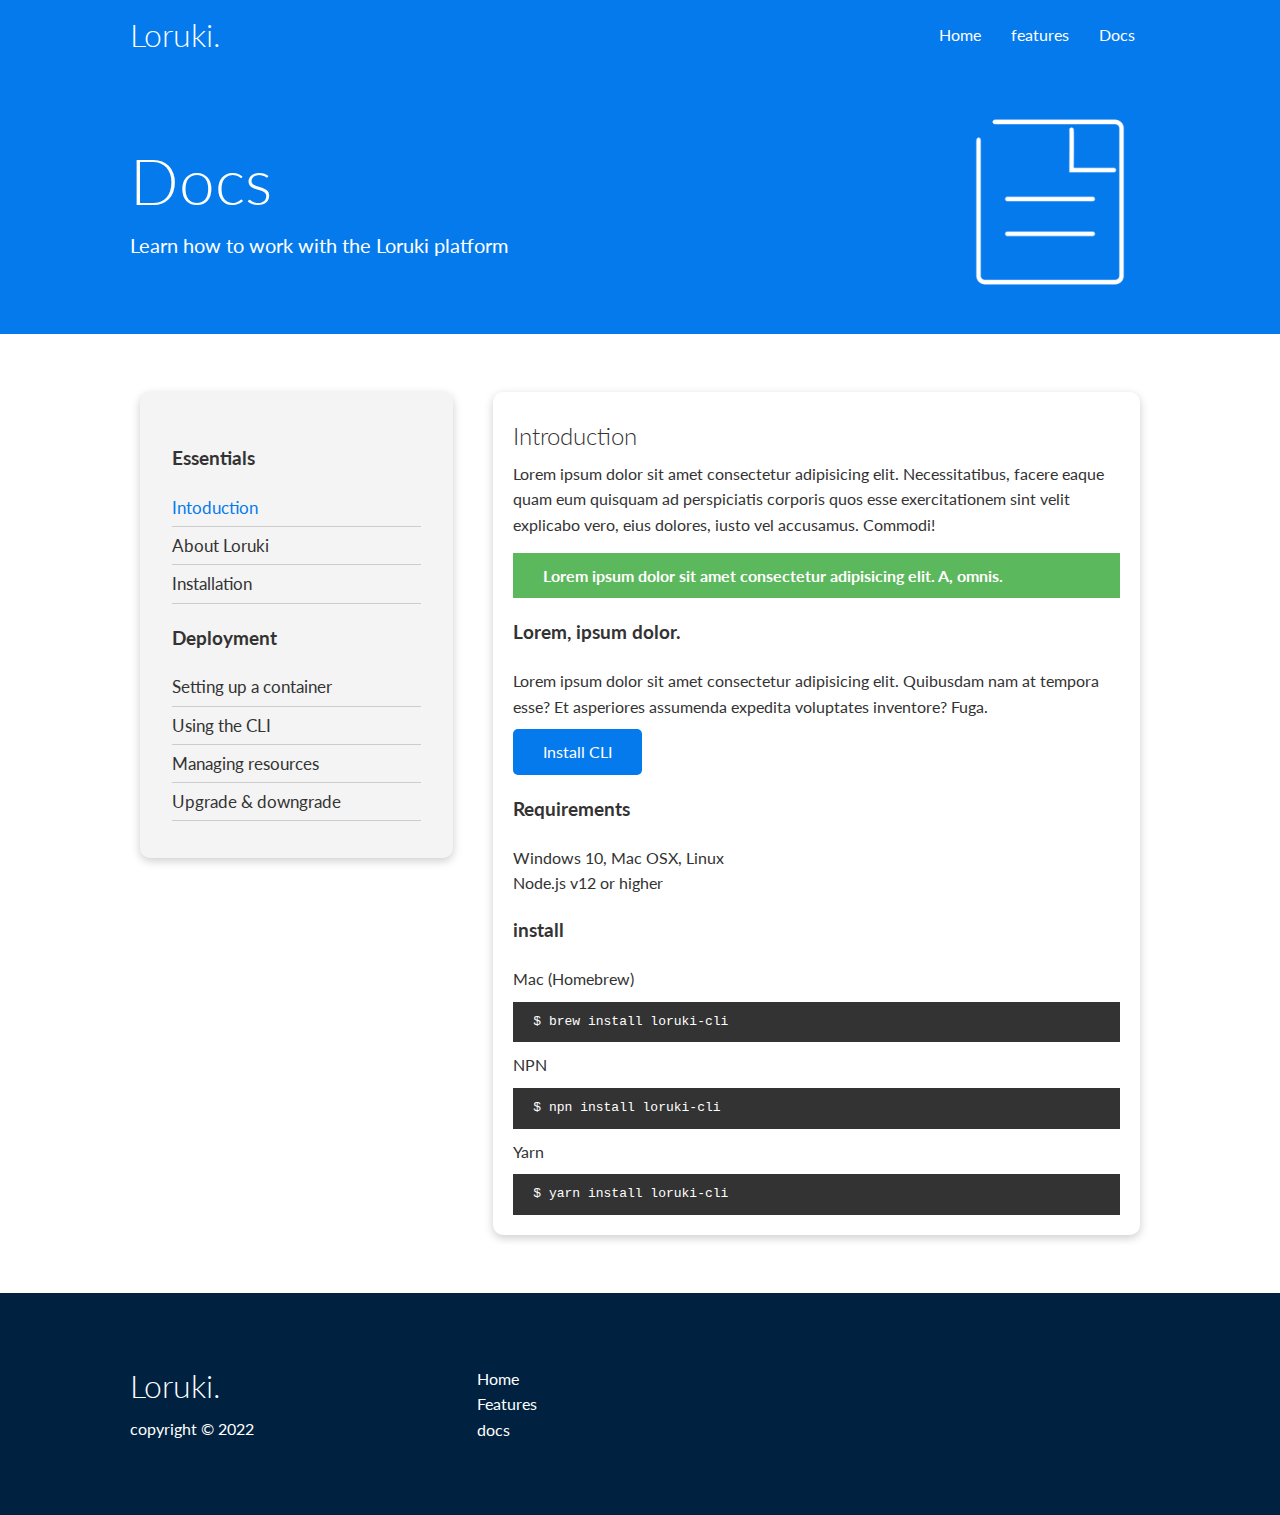
<file: docs.html>
<!DOCTYPE html>
<html lang="en">
<head>
    <meta charset="UTF-8">
    <meta http-equiv="X-UA-Compatible" content="IE=edge">
    <meta name="viewport" content="width=device-width, initial-scale=1.0">
    <link rel="stylesheet" href="https://cdnjs.cloudflare.com/ajax/libs/font-awesome/6.2.0/css/all.min.css" integrity="sha512-xh6O/CkQoPOWDdYTDqeRdPCVd1SpvCA9XXcUnZS2FmJNp1coAFzvtCN9BmamE+4aHK8yyUHUSCcJHgXloTyT2A==" crossorigin="anonymous" referrerpolicy="no-referrer" />

    <link rel="stylesheet" href="Style.css">
    <link rel="stylesheet" href="utilities.css">

    <title>Loruki | Cloud Hosting for Everyone</title>
</head>
<body>
    <!--Navbar-->
    <div class="navbar">
        <div class="container flex">
            <h1 class="logo">Loruki.</h1>
            <nav>
                <ul>
                    <li><a href="index.html">Home</a></li>
                    <li><a href="features.html">features</a></li>
                    <li><a href="docs.html">Docs</a></li>
                </ul>
            </nav>
        </div>
    </div>

    <!--Head-->

    <section class="docs-head bg-primary py-3">
        <div class="container grid">
            <div>
                <h1 class="xl">Docs</h1>
                <p class="lead">
                    Learn how to work with the Loruki platform
                </p>
            </div>
            <img src="./Images/docs.png" alt="docs">
        </div>
    </section>

     <!--Docs Main-->
     <section class="docs-main my-4">
        <div class="container grid">
            <div class="card bg-light p-3">
                <h3 class="my-2">Essentials</h3>
                <nav>
                    <ul>
                        <li><a class="text-primary" href="#">Intoduction</a></li>
                        <li><a href="#">About Loruki</a></li>
                        <li><a href="#">Installation</a></li>
                    </ul>
                </nav>

                <h3 class="my-2">Deployment</h3>
                <nav>
                    <ul>
                        <li><a href="#">
                            Setting up a container
                        </a></li>
						<li><a href="#">
                            Using the CLI
                        </a></li>
						<li><a href="#">
                            Managing resources
                        </a></li>
						<li><a href="#">
                            Upgrade & downgrade
                        </a></li>
                    </ul>
                </nav>
            </div>

            <div class="card">
                <h2>Introduction</h2>
                <p>
                    Lorem ipsum dolor sit amet consectetur adipisicing elit. Necessitatibus, facere eaque quam eum quisquam ad perspiciatis corporis quos esse exercitationem sint velit explicabo vero, eius dolores, iusto vel accusamus. Commodi!
                </p>
                <div class="alert alert-success">
                    <i class="fas fa-info"></i>
                    Lorem ipsum dolor sit amet consectetur adipisicing elit. A, omnis.
                </div>
                
                <h3>Lorem, ipsum dolor.</h3>
                <p>
                    Lorem ipsum dolor sit amet consectetur adipisicing elit. Quibusdam nam at tempora esse? Et asperiores assumenda expedita voluptates inventore? Fuga.
                </p>
                <a href="#" class="btn btn-primary">Install CLI</a>

                <h3>Requirements</h3>
                <ul>
                    <li>Windows 10, Mac OSX, Linux</li>
                    <li>Node.js v12 or higher</li>
                </ul>

                <h3>install</h3>
                <p>Mac (Homebrew)</p>
                <pre><code>$ brew install loruki-cli</code></pre>
                <p>NPN</p>
                <pre><code>$ npn install loruki-cli</code></pre>
                <p>Yarn</p>
                <pre><code>$ yarn install loruki-cli</code></pre>

            </div>
        </div>
     </section>

    <!--Footer-->
    <footer class="footer bg-dark py-5">
        <div class="container grid grid-3">
            <div>
                <h1>Loruki.</h1>
                <p>
                    copyright &copy; 2022
                </p>
            </div>
            <nav>
                <ul>
                    <li><a href="index.html">Home</a></li>
                    <li><a href="features.html">Features</a></li>
                    <li><a href="docs.html">docs</a></li>
                </ul>
            </nav>
            <div class="social">
                <a href="#"><i class="fab fa-github fa-2x"></i></a>
                <a href="#"><i class="fab fa-facebook fa-2x"></i></a>
                <a href="#"><i class="fab fa-instagram fa-2x"></i></a>
                <a href="#"><i class="fab fa-twitter fa-2x"></i></a>
            </div>
        </div>
    </footer>
</body>
</html>
</file>
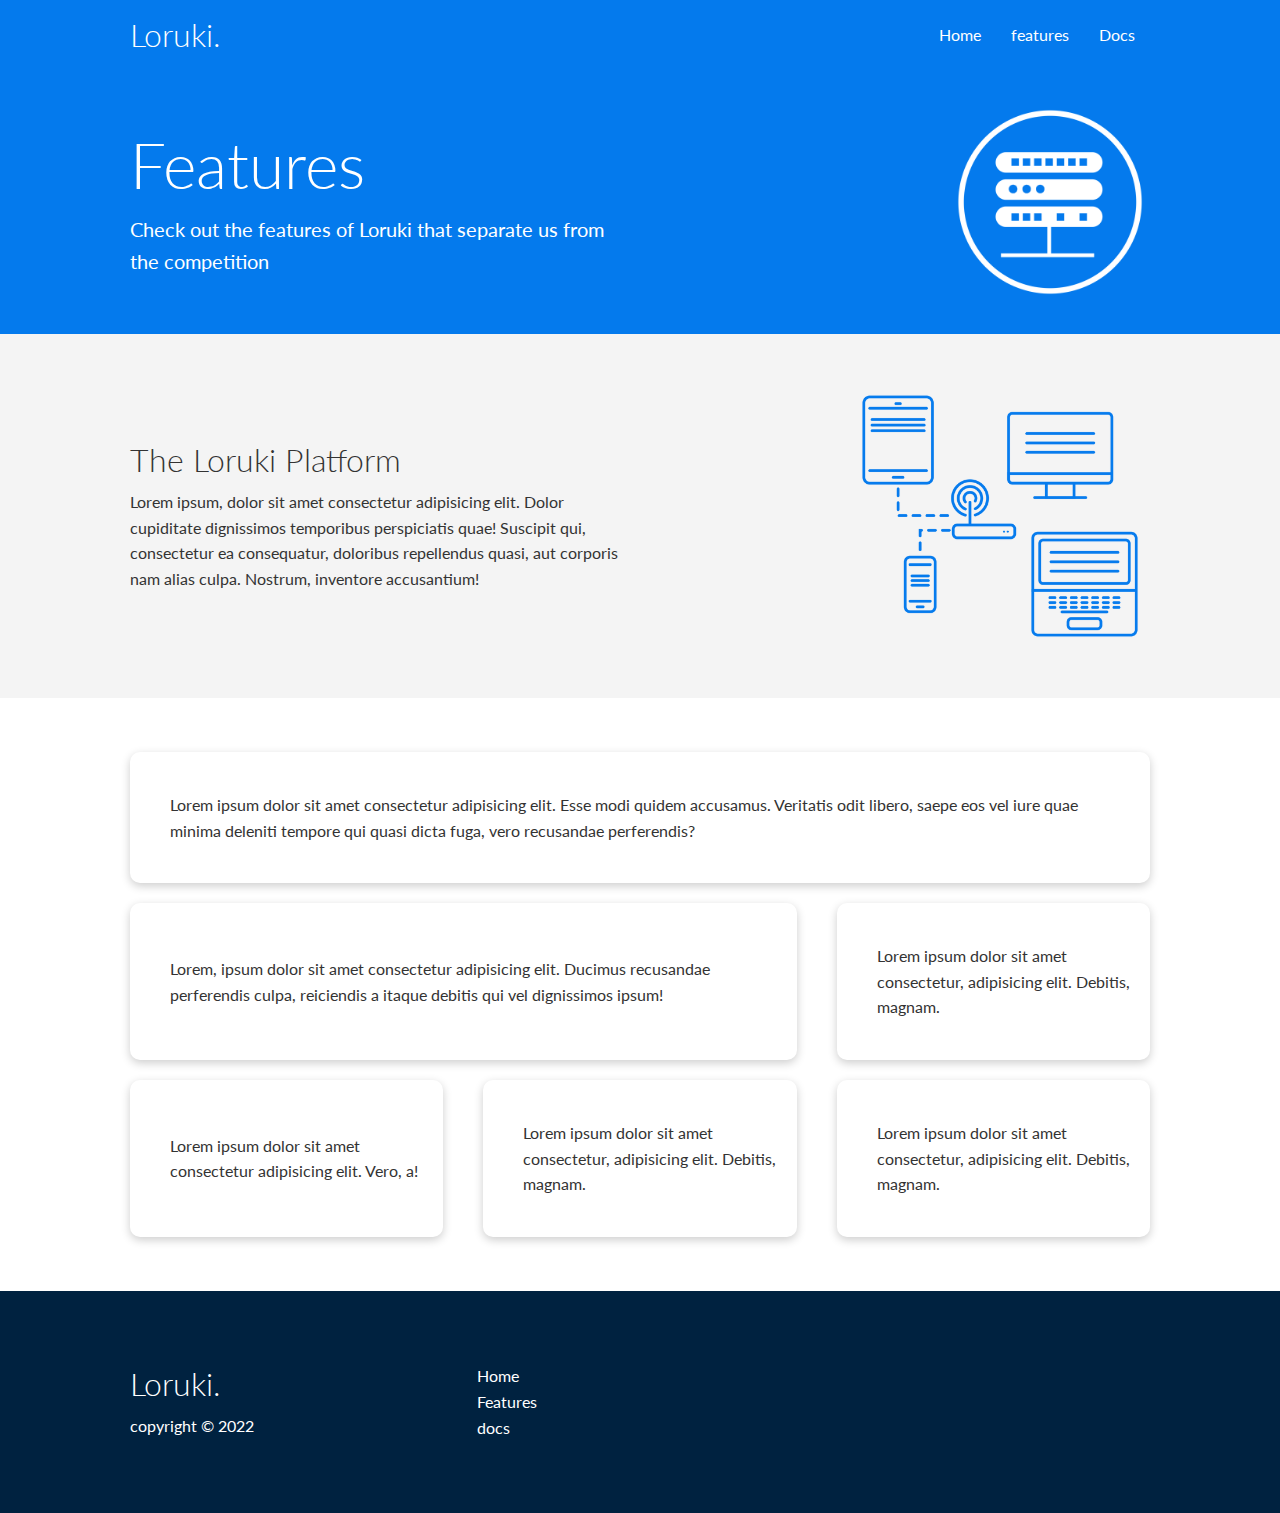
<file: features.html>
<!DOCTYPE html>
<html lang="en">
<head>
    <meta charset="UTF-8">
    <meta http-equiv="X-UA-Compatible" content="IE=edge">
    <meta name="viewport" content="width=device-width, initial-scale=1.0">
    <link rel="stylesheet" href="https://cdnjs.cloudflare.com/ajax/libs/font-awesome/6.2.0/css/all.min.css" integrity="sha512-xh6O/CkQoPOWDdYTDqeRdPCVd1SpvCA9XXcUnZS2FmJNp1coAFzvtCN9BmamE+4aHK8yyUHUSCcJHgXloTyT2A==" crossorigin="anonymous" referrerpolicy="no-referrer" />

    <link rel="stylesheet" href="Style.css">
    <link rel="stylesheet" href="utilities.css">

    <title>Loruki | Cloud Hosting for Everyone</title>
</head>
<body>
    <!--Navbar-->
    <div class="navbar">
        <div class="container flex">
            <h1 class="logo">Loruki.</h1>
            <nav>
                <ul>
                    <li><a href="index.html">Home</a></li>
                    <li><a href="features.html">features</a></li>
                    <li><a href="docs.html">Docs</a></li>
                </ul>
            </nav>
        </div>
    </div>

    <!--Head-->
    <!-- This is a test comment -->

    <section class="features-head bg-primary py-3">
        <div class="container grid">
            <div>
                <h1 class="xl">Features</h1>
                <p class="lead">
                    Check out the features of Loruki that separate us from the
					competition
                </p>
            </div>
            <img src="./Images/server.png" alt="server">
        </div>
    </section>

     <!--Sub head-->

     <section class="features-sub-head bg-light py-3">
        <div class="container grid">
            <div>
                <h1 class="md">The Loruki Platform</h1>
                <p>
                    Lorem ipsum, dolor sit amet consectetur adipisicing elit. Dolor cupiditate dignissimos temporibus perspiciatis quae! Suscipit qui, consectetur ea consequatur, doloribus repellendus quasi, aut corporis nam alias culpa. Nostrum, inventore accusantium!
                </p>
            </div>
            <img src="./Images/server2.png" alt="server">
        </div>
    </section>

    <section class="features-main my-2">
        <div class="container grid grid-3">
            <div class="card flex">
                <i class="fas fa-server fa-3x"></i>
                <p>
                    Lorem ipsum dolor sit amet consectetur adipisicing elit. Esse modi quidem accusamus. Veritatis odit libero, saepe eos vel iure quae minima deleniti tempore qui quasi dicta fuga, vero recusandae perferendis?
                </p>
            </div>
            <div class="card flex">
                <i class="fas fa-network-wired fa-3x"></i>
                <p>
                    Lorem, ipsum dolor sit amet consectetur adipisicing elit. Ducimus
                    recusandae perferendis culpa, reiciendis a itaque debitis qui vel
                    dignissimos ipsum!
                </p>
            </div>
            <div class="card flex">
                <i class="fas fa-laptop-code fa-3x"></i>
                <p>
                    Lorem ipsum dolor sit amet consectetur, adipisicing elit. Debitis,
                    magnam.
                </p>
            </div>
            <div class="card flex">
                <i class="fas fa-database fa-3x"></i>
                <p>
                    Lorem ipsum dolor sit amet consectetur adipisicing elit. Vero, a!
                </p>
            </div>
            <div class="card flex">
                <i class="fas fa-power-off fa-3x"></i>
                <p>
                    Lorem ipsum dolor sit amet consectetur, adipisicing elit. Debitis,
                    magnam.
                </p>
            </div>
            <div class="card flex">
                <i class="fas fa-upload fa-3x"></i>
                <p>
                    Lorem ipsum dolor sit amet consectetur, adipisicing elit. Debitis,
                    magnam.
                </p>
            </div>
        </div>
    </section>
    

    <!--Footer-->
    <footer class="footer bg-dark py-5">
        <div class="container grid grid-3">
            <div>
                <h1>Loruki.</h1>
                <p>
                    copyright &copy; 2022
                </p>
            </div>
            <nav>
                <ul>
                    <li><a href="index.html">Home</a></li>
                    <li><a href="features.html">Features</a></li>
                    <li><a href="docs.html">docs</a></li>
                </ul>
            </nav>
            <div class="social">
                <a href="#"><i class="fab fa-github fa-2x"></i></a>
                <a href="#"><i class="fab fa-facebook fa-2x"></i></a>
                <a href="#"><i class="fab fa-instagram fa-2x"></i></a>
                <a href="#"><i class="fab fa-twitter fa-2x"></i></a>
            </div>
        </div>
    </footer>
</body>
</html>
</file>
<file: Style.css>
@import url('https://fonts.googleapis.com/css2?family=Lato:wght@300;400;700;900&display=swap');

:root{
    --primary-color: #047aed;
    --secondary-color: #1c3fa8;
    --dark-color: #002240;
    --light-color: #f4f4f4;
    --success-color: #5cb85c;
    --error-color: #d9534f;
}

*{
    box-sizing: border-box;
    padding: 0;
    margin: 0;
}

body{
    font-family: 'Lato', sans-serif;
    color: #333;
    line-height: 1.6;
}

ul{
    list-style: none;
}

a{
    text-decoration: none;
    color: #333;
}

h1,h2{
    font-weight: 300;
    line-height: 1.2;
    margin: 10px 0;
}

p{
    margin: 10px 0;
}

img{
    width: 100%;
}

code,
pre{
    background-color: #333;
    color: #fff;
    padding: 10px;
}

/* Navbar */

.navbar{
    background-color: var(--primary-color);
    color: #fff;
    height: 70px;
}

.navbar ul{
    display: flex;
}

.navbar a{
    color: #fff;
    padding: 10px;
    margin: 0 5px;
}

.navbar a:hover{
    border-bottom: 2px #fff solid;
}

.navbar .flex{
    justify-content: space-between;
}

/* showcase */

.showcase{
    height: 400px;
    background-color: var(--primary-color);
    color: #fff;
    position: relative;
}

.showcase h1{
    font-size: 40px;
}

.showcase p{
    margin: 20px 0;
}

.showcase .grid{
    overflow: visible;
    grid-template-columns: 55% 45%;
    gap: 30px;
}

.showcase-text{
    animation: slideInFromLeft 1s ease-in;
}

.showcase-form{
    position: relative;
    top: 60px;
    height: 350px;
    width: 400px;
    padding: 40px;
    z-index: 100;
    justify-self: flex-end;
    animation: slideInFromRight 1s ease-in;
}

.showcase-form .form-control{
    margin: 30px 0;
}

.showcase-form input[type='text']{
    border: 0;
    border-bottom: 1px solid #b4becb;
    width: 100%;
    padding: 3px;
    font-size: 16px;
}

.showcase-form input:focus{
    outline: none;
}

.showcase::before,
.showcase::after{
    content: '';
    position: absolute;
    height: 100px;
    bottom: -70px;
    right: 0;
    left: 0;
    background: #fff;
    transform: skewY(-3deg);
    -webkit-transform: skewY(-3deg);
    -moz-transform: skewY(-3deg);
    -ms-transform: skewY(-3deg);
}

/* Stats */

.stats{
    padding-top: 100px;
    animation: slideInFromBottom 1s ease-in;
}

.stats-heading{
    max-width: 500px;
    margin: auto;
}

.stats .grid h3{
    font-size: 35px
}

.stats .grid p{
    font-size: 20px;
    font-weight: bold;
}

/* Cli */

.cli .grid{
    grid-template-columns: repeat(3, 1fr);
    grid-template-rows: repeat(2, 1fr);
}

.cli .grid > *:first-child{
    grid-column: 1 / span 2;
    grid-row: 1 / span 2;
}

/* Cloud */

.cloud .grid{
    grid-template-columns:  4fr 3fr;
}

/* Languages */

.languages .flex{
    flex-wrap: wrap;
}

.languages .card{
    text-align: center;
    margin: 18px 10px 40px;
    transition: transform 0.2s ease-in;
}

.languages .card h4{
    font-size: 20px;
    margin-bottom: 10px;
}

.languages .card:hover{
    transform: translateY(-15px);
}

/* Features */

.features-head img, .docs-head img{
    width: 200px;
    justify-self: flex-end;
}

.features-sub-head img {
    width: 300px;
    justify-self: flex-end;
}

.features-main .card > i{
    margin-right: 20px;
}

.features-main .grid{
    padding: 30px;
}

.features-main .grid > *:first-child{
    grid-column: 1 / span 3;
}

.features-main .grid > *:nth-child(2){
    grid-column: 1 / span 2;
}

/* Docs */

.docs-main h3{
    margin: 20px 0;
}

.docs-main .grid{
    grid-template-columns:  1fr 2fr;
    align-items: flex-start;
}

.docs-main nav li{
    font-size: 17px;
    padding-bottom: 5px;
    margin-bottom: 5px;
    border-bottom: 1px #ccc solid;
}

.docs-main a:hover{
    font-weight: bold;
}



/* Footer */

.footer .social a{
    margin: 0 10px;
}

/* Animations */

@keyframes slideInFromLeft{

    0%{
        transform: translateX(-100%);
    }

    100%{
        transform: translateX(0);
    }
}

@keyframes slideInFromRight{

    0%{
        transform: translateX(100%);
    }

    100%{
        transform: translateX(0);
    }
}

@keyframes slideInFromTop{

    0%{
        transform: translateY(-100%);
    }

    100%{
        transform: translateX(0);
    }
}

@keyframes slideInFromBottom{

    0%{
        transform: translateY(100%);
    }

    100%{
        transform: translateX(0);
    }
}

/* Tablets and under */

@media(max-width: 768px){
    
    .grid,
    .showcase .grid,
    .stats .grid,
    .cli .grid,
    .cloud .grid,
    .features-main .grid,
    .docs-main .grid{
        grid-template-columns: 1fr;
        grid-template-rows: 1fr;
        overflow: auto;
    }

    .showcase{
        height: auto;
    }

    .showcase-text{
        text-align: center;
        margin-top: 40px;
        animation: slideInFromTop 1s ease-in;
    }

    .showcase-form{
        justify-self: center;
        margin: auto;
        animation: slideInFromBottom 1s ease-in;
    }

    .cli .grid > *:first-child{
        grid-column: 1;
        grid-row: 1;
    }
    
    .features-head,
    .features-sub-head,
    .docs-head{
        text-align: center;
        overflow: auto;
    }

    .features-head img,
    .features-sub-head img,
    .docs-head img{
        justify-self: center;
    }

    .features-main .grid > *:first-child,
    .features-main .grid > *:nth-child(2){
        grid-column: 1;

    }

}

/* Mobile */

@media(max-width: 500px){

    .navbar{
        height: 110px;
    }

    .navbar .flex{
        flex-direction: column;
    }

    .navbar ul{
        padding: 10px;
        background-color: rgba(0,0,0,0.1);
    }
}
</file>
<file: utilities.css>
.container{
    max-width: 1100px;
    margin: 0 auto;
    overflow: auto;
    padding: 0 40px;
}

.card{
    background-color: #fff;
    color: #333;
    border-radius: 10px;
    box-shadow: 0 3px 10px rgba(0,0,0,0.2);
    padding: 20px;
    margin: 10px;
}

.btn{
    display: inline-block;
    padding: 10px 30px;
    cursor: pointer;
    background: var(--primary-color);
    color: #fff;
    border: none;
    border-radius: 5px;
}

.btn-outline{
    background-color: transparent;
    border: 1px #fff solid;
}

.btn:hover{
    transform: scale(0.98);
}

/* Backgrounds */

.bg-primary,
.btn-primary{
    background-color: var(--primary-color);
    color: #fff;
}

.bg-secondary,
.btn-secondary{
    background-color: var(--secondary-color);
    color: #fff;
}

.bg-dark,
.btn-dark{
    background-color: var(--dark-color);
    color: #fff;
}

.bg-light,
.btn-light{
    background-color: var(--light-color);
    color: #333;
}

.bg-primary a,
.btn-primary a,
.bg-secondary a,
.btn-secondary a,
.bg-dark a,
.btn-dark a{
    color: #fff;
}

/* Text colors */

.text-primary{
    color: var(--primary-color);
}

.text-secondary{
    color: var(--secondary-color);
}

.text-dark{
    color: var(--dark-color);
}

.text-light{
    color: var(--light-color);
}

/* Text  sizes*/

.lead{
    font-size: 20px;
}

.sm{
    font-size: 1rem;
}

.md{
    font-size: 2rem;
}

.lg{
    font-size: 3rem;
}

.xl{
    font-size: 4rem;
}

.text-center{
    text-align: center;
}

/* Alert */

.alert {

    background-color: var(--light-color);
    padding: 10px 20px;
    font-weight: bold;
    margin: 15px 0;
}

.alert i{
    margin-right: 10px;
}

.alert-success{
    background-color: var(--success-color);
    color: #fff;
}

.alert-error{
    background-color: var(--error-color);
    color: #fff;
}

.flex{
    display: flex;
    justify-content: center;
    align-items: center;
    height: 100%;
}

.grid{
    display: grid;
    grid-template-columns: repeat(2, 1fr);
    gap: 20px;
    justify-content: center;
    align-items: center;
    height: 100%;
}

.grid-3{
    grid-template-columns: repeat(3, 1fr);
}

/* Margin */

.my-1{
    margin: 1rem 0;
}

.my-2{
    margin: 1.5rem 0;
}

.my-3{
    margin: 2rem 0;
}

.my-4{
    margin: 3rem 0;
}

.my-5{
    margin: 4rem 0;
}

.m-1{
    margin: 1rem;
}

.m-2{
    margin: 1.5rem;
}

.m-3{
    margin: 2rem;
}

.m-4{
    margin: 3rem;
}

.m-5{
    margin: 4rem;
}

/* Padding */

.py-1{
    padding: 1rem 0;
}

.py-2{
    padding: 1.5rem 0;
}

.py-3{
    padding: 2rem 0;
}

.py-4{
    padding: 3rem 0;
}

.py-5{
    padding: 4rem 0;
}

.p-1{
    padding: 1rem;
}

.p-2{
    padding: 1.5rem;
}

.p-3{
    padding: 2rem;
}

.p-4{
    padding: 3rem;
}

.p-5{
    padding: 4rem;
}
</file>
